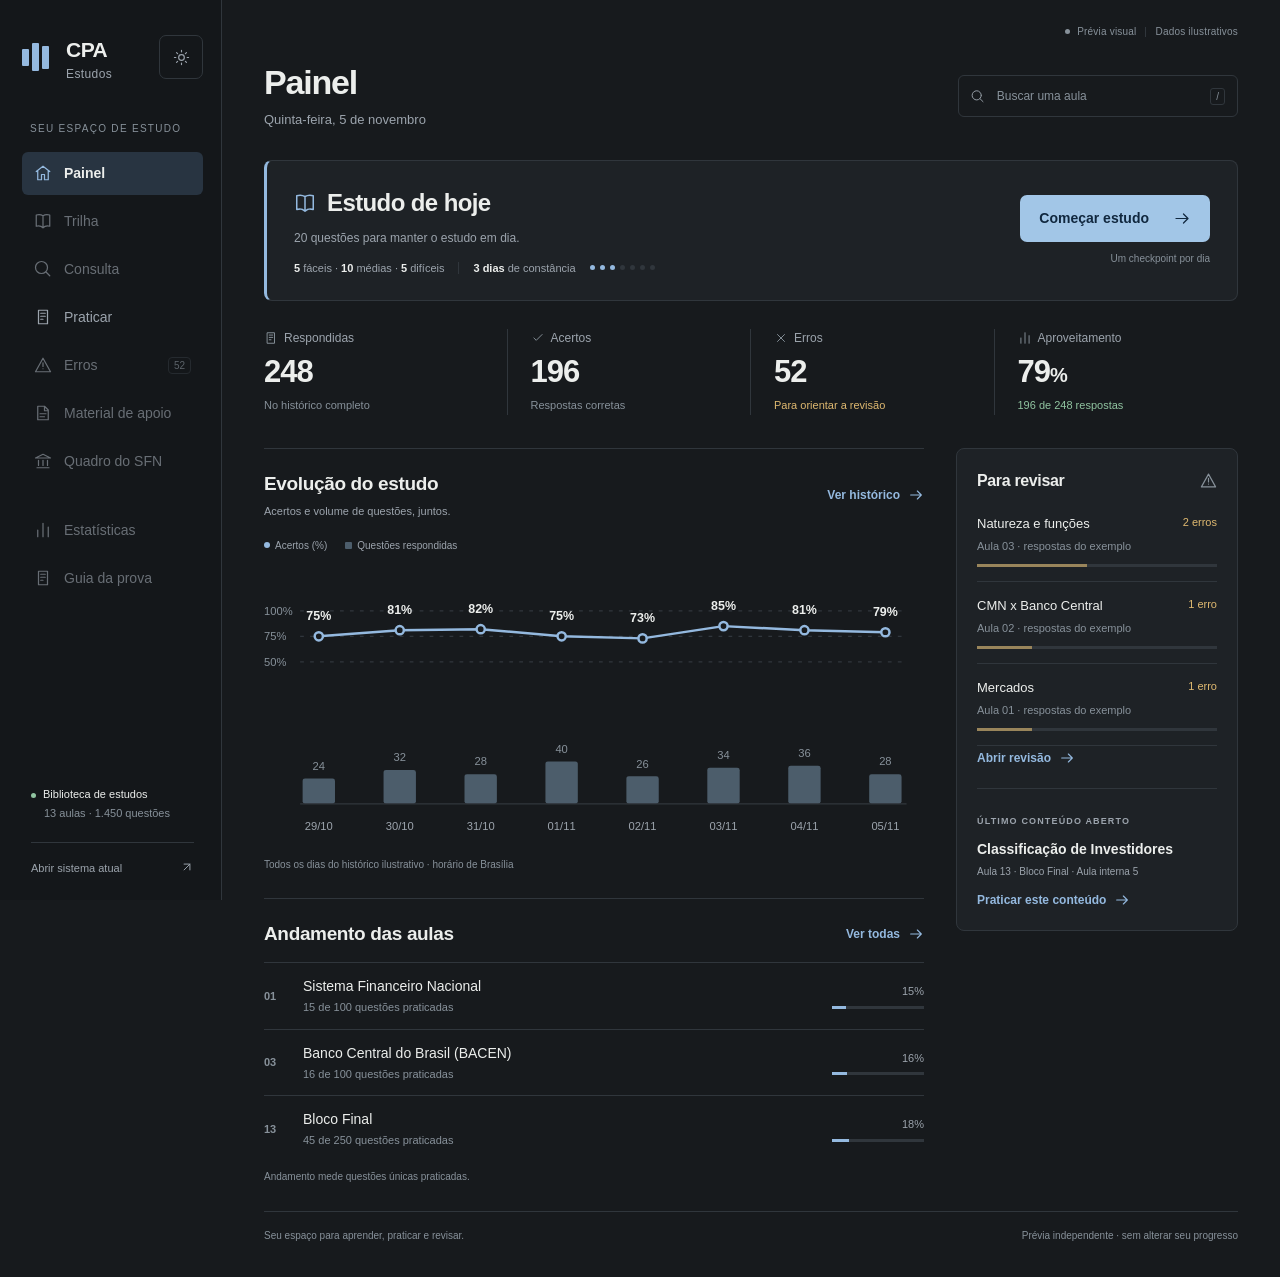
<file: previa-visual/index.html>
<!doctype html>
<html lang="pt-BR" data-theme="dark">
<head>
  <meta charset="utf-8">
  <meta name="viewport" content="width=device-width,initial-scale=1">
  <meta name="color-scheme" content="dark light">
  <title>CPA Estudos · Prévia visual</title>
  <link rel="stylesheet" href="preview.css">
  <script src="catalog.js" defer></script>
  <script src="preview.js" defer></script>
</head>
<body>
  <a class="skip-link" href="#main">Ir ao conteúdo</a>
  <aside class="sidebar" aria-label="Menu principal">
    <div class="brand-row">
      <a class="brand" href="?p=painel" aria-label="CPA Estudos, painel"><span class="brand-mark" aria-hidden="true"><i></i><i></i><i></i></span><span>CPA<span class="brand-sub">Estudos</span></span></a>
      <button class="icon-button theme-control" type="button" aria-label="Ativar tema claro" title="Alternar tema"></button>
    </div>
    <div class="nav-caption">Seu espaço de estudo</div>
    <nav class="main-nav"></nav>
    <div class="sidebar-bottom">
      <div class="library-status"><span class="status-dot"></span>Biblioteca de estudos<span>13 aulas · 1.450 questões</span></div>
      <a class="original-link" href="../" target="_blank" rel="noopener">Abrir sistema atual <svg class="icon" viewBox="0 0 24 24" aria-hidden="true" style="width:14px;height:14px"><path d="M7 17 17 7M7 7h10v10"/></svg></a>
    </div>
  </aside>
  <div class="drawer-shade" hidden></div>
  <main id="main" tabindex="-1">
    <div class="mobile-bar"><button class="icon-button menu-control" aria-label="Abrir menu" aria-expanded="false"></button><span>CPA <span class="muted">Estudos</span></span><button class="icon-button theme-control" aria-label="Ativar tema claro"></button></div>
    <div class="preview-caption"><span class="preview-indicator"></span>Prévia visual<span class="caption-divider"></span>Dados ilustrativos</div>
    <div id="page"></div>
  </main>
  <dialog id="session-dialog" aria-labelledby="dialog-title">
    <div class="dialog-top"><span class="eyebrow">Configuração da sessão</span><button class="icon-button close-dialog" aria-label="Fechar"></button></div>
    <h2 id="dialog-title">Sua sessão está preparada.</h2>
    <p class="muted">Esta demonstração permite avaliar a configuração. As questões e o histórico do sistema atual permanecem preservados.</p>
    <div id="session-summary"></div>
    <button class="primary close-dialog">Voltar à prévia <span aria-hidden="true">↗</span></button>
  </dialog>
  <div class="toast" role="status" aria-live="polite"></div>
</body>
</html>
</file>
<file: previa-visual/preview.css>
:root{color-scheme:dark;--bg:#171a1d;--surface:#1e2226;--raised:#252a30;--hover:#23282e;--fg:#eceeec;--muted:#9ca4ad;--quiet:#87919a;--line:#30363c;--accent:#94b9df;--accent-text:#11283f;--accent-soft:#283441;--primary:#a2c6e7;--primary-hover:#bdd7ec;--green:#91c5a1;--amber:#dfb970;--red:#de9994;--hard:#d49bb5;--bar:#4c5d6b;--sidebar:#14171a;--shadow:0 18px 70px #0004;--serif:Georgia,serif}
:root[data-theme=light]{color-scheme:light;--bg:#f7f7f3;--surface:#fff;--raised:#eeefeb;--hover:#eeefeb;--fg:#222c32;--muted:#626e78;--quiet:#69747e;--line:#dde1dc;--accent:#345f86;--accent-text:#fff;--accent-soft:#e8eef3;--primary:#305f86;--primary-hover:#244c70;--green:#347b50;--amber:#91600e;--red:#b44442;--hard:#a34470;--bar:#a7b5bd;--sidebar:#f0f1ec;--shadow:0 18px 70px #25303b16}
*{box-sizing:border-box}body{margin:0;background:var(--bg);color:var(--fg);font:14px/1.5 -apple-system,BlinkMacSystemFont,"Segoe UI",sans-serif;-webkit-font-smoothing:antialiased}button,input,a{-webkit-tap-highlight-color:transparent}button,input{font:inherit}button,a{touch-action:manipulation}button{cursor:pointer}button{color:inherit}a{color:inherit;text-decoration:none}button:disabled{cursor:not-allowed}button:focus-visible,a:focus-visible,input:focus-visible,summary:focus-visible,svg [tabindex]:focus-visible{outline:2px solid var(--accent);outline-offset:4px}button{border:0;background:none}button, a,input{transition:background-color .16s,color .16s,border-color .16s}button svg,a svg{flex-shrink:0}.icon{width:19px;height:19px;fill:none;stroke:currentColor;stroke-width:1.65;stroke-linecap:round;stroke-linejoin:round;vertical-align:middle}svg text{font-family:inherit}h1,h2,h3,p{margin:0}h1{font-size:34px;font-weight:620;letter-spacing:-1.2px;line-height:1.15}h2{font-size:19px;letter-spacing:-.35px;font-weight:600}h3{font-size:15px;font-weight:600}small{font-size:12px}.muted{color:var(--muted)}.eyebrow{font-size:11px;font-weight:600;letter-spacing:1.15px;text-transform:uppercase;color:var(--muted)}.link-button{padding:0;display:inline-flex;align-items:center;gap:8px;font-size:12px;font-weight:550;color:var(--accent);white-space:nowrap}.link-button:hover{color:var(--fg)}.link-button .icon{width:16px;height:16px}.primary{background:var(--primary);color:var(--accent-text);border-radius:7px;display:inline-flex;align-items:center;justify-content:center;gap:24px;padding:13px 19px;font-weight:650;min-height:46px;white-space:nowrap}.primary:hover{background:var(--primary-hover)}.primary .icon{width:18px}.primary:disabled{opacity:.4}.icon-button{width:38px;height:38px;display:inline-grid;place-items:center;border-radius:7px;color:var(--muted)}.icon-button:hover{background:var(--hover);color:var(--fg)}.skip-link{position:fixed;top:-100px;left:20px;background:var(--primary);color:var(--accent-text);z-index:99;padding:12px}.skip-link:focus{top:10px}.sidebar{position:fixed;inset:0 auto 0 0;width:222px;display:flex;flex-direction:column;padding:34px 18px 24px 22px;border-right:1px solid var(--line);background:var(--sidebar);z-index:30}.brand-row{display:flex;align-items:center;justify-content:space-between;margin-bottom:40px}.brand{display:flex;align-items:center;gap:12px;font-size:21px;font-weight:680;letter-spacing:-.5px}.brand-sub{font-size:12px;font-weight:450;letter-spacing:.4px;color:var(--muted);display:block;line-height:1.2;margin-top:1px}.brand-mark{width:32px;height:34px;display:flex;gap:3px;align-items:center}.brand-mark i{display:block;width:7px;background:var(--accent);border-radius:1px}.brand-mark i:nth-child(1){height:17px}.brand-mark i:nth-child(2){height:28px}.brand-mark i:nth-child(3){height:23px}.theme-control{border:1px solid var(--line);height:34px;width:34px}.theme-control .icon{width:17px}.nav-caption{font-size:10px;text-transform:uppercase;letter-spacing:1.3px;color:var(--quiet);margin:0 11px 16px 8px}.main-nav{display:grid;gap:5px}.nav-item{display:flex;width:100%;align-items:center;gap:12px;text-align:left;min-height:43px;padding:10px 12px;border-radius:6px;font-weight:450;color:var(--muted)}.nav-item:enabled:hover{color:var(--fg);background:var(--hover)}.nav-item.on{color:var(--fg);background:var(--accent-soft);font-weight:600}.nav-item.on .icon{color:var(--accent)}.nav-item:disabled{opacity:.62}.nav-item .icon{width:18px;height:18px}.nav-spacer{height:16px}.nav-label{flex:1}.nav-counter{font-size:10px;color:var(--quiet);border:1px solid var(--line);padding:0 5px;border-radius:4px}.sidebar-bottom{margin-top:auto;padding:28px 9px 0}.library-status{font-size:11px;line-height:1.7}.library-status>span:last-child{display:block;color:var(--quiet);padding-left:13px}.status-dot{display:inline-block;width:5px;height:5px;background:var(--green);border-radius:50%;margin-right:7px;vertical-align:middle}.original-link{border-top:1px solid var(--line);margin-top:19px;padding-top:17px;display:flex;justify-content:space-between;font-size:11px;color:var(--muted)}.original-link:hover{color:var(--accent)}main{margin-left:222px;padding:24px 42px 34px;max-width:1662px}.preview-caption{display:flex;justify-content:flex-end;align-items:center;gap:7px;color:var(--quiet);font-size:10px;letter-spacing:.2px;margin-bottom:24px}.preview-indicator{width:5px;height:5px;border-radius:50%;background:var(--quiet)}.caption-divider{height:10px;border-left:1px solid var(--line);margin:0 2px}.page-header{display:flex;justify-content:space-between;align-items:center;gap:24px;margin-bottom:30px}.page-header p{color:var(--muted);margin-top:8px;font-size:13px}.header-search-wrap{position:relative;width:280px}.input-box{display:flex;align-items:center;gap:10px;border:1px solid var(--line);padding:10px 12px;border-radius:6px;min-height:42px}.input-box .icon{width:17px;height:17px;color:var(--muted)}.input-box:focus-within{border-color:var(--accent)}.input-box input{background:none;border:0;outline:none;min-width:0;width:100%;color:var(--fg);font-size:12px}.input-box input::placeholder{color:var(--quiet)}.input-box input:focus-visible{outline:none}.search-hint{font-size:10px;border:1px solid var(--line);padding:0 5px;white-space:nowrap;border-radius:3px;color:var(--quiet)}.search-popover{position:absolute;top:49px;left:0;right:0;z-index:15;border:1px solid var(--line);background:var(--surface);border-radius:8px;padding:6px;box-shadow:var(--shadow)}.search-popover button{padding:10px;width:100%;text-align:left;display:block;border-radius:4px;font-size:12px}.search-popover button:hover{background:var(--hover)}.search-popover p{font-size:12px;padding:10px;color:var(--muted)}.daily{display:grid;grid-template-columns:1fr auto;align-items:center;gap:24px;background:var(--surface);border:1px solid var(--line);border-left:3px solid var(--accent);border-radius:8px;padding:24px 27px}.daily-title-row{display:flex;align-items:center;gap:11px}.daily-title-row .icon{color:var(--accent);width:22px;height:22px}.daily h2{font-size:24px;letter-spacing:-.6px}.daily-sub{color:var(--muted);font-size:12px;margin-top:8px}.daily-details{display:flex;align-items:center;gap:14px;margin-top:13px;font-size:11px;color:var(--muted)}.daily-details strong{color:var(--fg);font-weight:550}.detail-rule{height:12px;border-left:1px solid var(--line)}.day-dots{display:inline-flex;gap:5px}.day-dots i{width:5px;height:5px;border-radius:50%;background:var(--line)}.day-dots i.filled{background:var(--accent)}.daily-button-zone{text-align:right}.daily-button-zone small{display:block;color:var(--quiet);font-size:10px;margin-top:9px}.metrics{margin:28px 0 33px;display:grid;grid-template-columns:repeat(4,1fr);gap:0}.metric{padding:0 23px;border-right:1px solid var(--line)}.metric:first-child{padding-left:0}.metric:last-child{border:0;padding-right:0}.metric-label{display:flex;align-items:center;gap:6px;color:var(--muted);font-size:11px}.metric .icon{width:14px;height:14px;color:var(--quiet)}.metric strong{font-size:31px;line-height:1.15;letter-spacing:-1px;display:block;margin:7px 0 4px;font-weight:580;font-variant-numeric:tabular-nums}.metric small{font-size:10px;color:var(--quiet)}.metric .positive{color:var(--green)}.metric .pending{color:var(--amber)}.dashboard-grid{display:grid;grid-template-columns:minmax(0,1fr) 282px;gap:32px}.section-head{display:flex;justify-content:space-between;align-items:center;gap:14px;margin-bottom:14px}.section-head p{font-size:11px;color:var(--muted);margin-top:5px}.chart-section{border-top:1px solid var(--line);padding-top:21px}.chart-legend{display:flex;gap:18px;color:var(--muted);font-size:10px;margin:18px 0 8px}.legend-dot{display:inline-block;width:6px;height:6px;border-radius:50%;background:var(--accent);margin-right:5px;vertical-align:1px}.legend-bar{display:inline-block;width:7px;height:7px;background:var(--bar);margin-right:5px;vertical-align:0;border-radius:1px}.evolution-scroll{overflow:auto;scrollbar-width:thin;scrollbar-color:var(--line) transparent}.evolution-chart{width:100%;min-width:460px;height:auto;display:block;overflow:visible}.chart-grid{stroke:var(--line);stroke-dasharray:3 5}.chart-axis{fill:var(--quiet);font-size:9px}.chart-value{fill:var(--fg);font-size:10px;font-weight:550}.chart-date{fill:var(--muted);font-size:9px}.chart-line{stroke:var(--accent);stroke-width:2;fill:none;stroke-linejoin:round}.chart-point{fill:var(--bg);stroke:var(--accent);stroke-width:2}.volume-bar{fill:var(--bar);rx:2}.chart-note{font-size:10px;color:var(--quiet);margin-top:7px}.aside-panel{background:var(--surface);border:1px solid var(--line);border-radius:8px;padding:20px}.aside-panel h2{font-size:16px}.aside-panel .section-head{margin-bottom:7px}.aside-panel .section-head .icon{color:var(--quiet);width:17px}.review-item{padding:14px 0;border-bottom:1px solid var(--line)}.review-item:first-of-type{padding-top:12px}.review-item:last-of-type{border:0;padding-bottom:15px}.review-top{display:flex;align-items:flex-start;justify-content:space-between;gap:12px;font-size:12px;font-weight:500;line-height:1.5}.review-count{font-size:11px;color:var(--amber);white-space:nowrap;font-variant-numeric:tabular-nums}.review-item p{font-size:10px;color:var(--quiet);margin-top:5px}.review-track{height:3px;border-radius:0;background:var(--line);margin-top:9px;width:100%;overflow:hidden}.review-track i{display:block;height:100%;background:var(--amber);opacity:.6}.aside-panel .link-button{margin-top:3px}.continue-panel{margin-top:20px;border-top:1px solid var(--line);padding-top:20px}.continue-panel>.eyebrow{font-size:9px}.continue-panel h3{font-size:14px;line-height:1.45;margin:9px 0 5px}.continue-panel p{font-size:10px;color:var(--muted)}.continue-panel .link-button{margin-top:12px}.learning-section{margin-top:26px;padding-top:21px;border-top:1px solid var(--line)}.learning-row{display:grid;grid-template-columns:28px 1fr 92px;align-items:center;gap:11px;padding:13px 0;border-top:1px solid var(--line)}.learning-row:first-of-type{border-top:0}.lesson-number{font-size:11px;font-weight:550;color:var(--quiet);font-variant-numeric:tabular-nums}.learning-row-name{font-size:12px;font-weight:500}.learning-row-caption{font-size:10px;color:var(--quiet);margin-top:2px}.mini-track{background:var(--line);height:3px;margin-top:6px;overflow:hidden}.mini-track i{display:block;height:100%;background:var(--accent)}.learning-percent{text-align:right;font-size:11px;color:var(--muted);font-variant-numeric:tabular-nums}.page-foot{display:flex;align-items:center;justify-content:space-between;gap:12px;margin-top:27px;padding-top:16px;border-top:1px solid var(--line);font-size:10px;color:var(--quiet)}
/* Configuração: conteúdo em lista e uma única superfície de resumo. */
.practice-header{margin-bottom:29px}.practice-header-aside{font-size:11px;color:var(--muted);text-align:right}.practice-header-aside strong{display:block;font-size:14px;font-weight:550;color:var(--fg);margin-bottom:2px}.mode-tabs{display:grid;grid-template-columns:repeat(4,1fr);border-bottom:1px solid var(--line);gap:16px}.mode-tab{display:flex;align-items:center;justify-content:center;gap:9px;padding:13px 8px 15px;border-bottom:2px solid transparent;margin-bottom:-1px;color:var(--muted);font-size:13px;font-weight:500}.mode-tab .icon{width:17px;height:17px}.mode-tab:hover{color:var(--fg)}.mode-tab[aria-selected=true]{color:var(--accent);border-bottom-color:var(--accent)}.mode-description{margin:13px 0 28px;font-size:12px;color:var(--muted);min-height:18px}.mode-description .icon{width:14px;height:14px;margin-right:5px}.practice-grid{display:grid;grid-template-columns:minmax(0,1fr) 294px;gap:34px;align-items:start}.content-header{display:flex;align-items:center;justify-content:space-between;gap:12px}.content-header h2{font-size:19px}.selection-label{font-size:11px;color:var(--muted)}.lessons-search{margin-top:17px;margin-bottom:15px}.all-lessons-row{display:flex;align-items:center;gap:11px;padding:13px 0 16px;border-bottom:1px solid var(--line);font-size:12px;cursor:pointer}.all-lessons-row strong{font-weight:550}.all-lessons-row .muted{font-size:11px;margin-left:auto}.check{appearance:none;width:17px;height:17px;flex-shrink:0;margin:0;border:1px solid var(--quiet);border-radius:4px;background:transparent;cursor:pointer;display:inline-grid;place-content:center}.check:checked{background:var(--accent);border-color:var(--accent)}.check:checked:after{content:"";width:7px;height:4px;border-left:1.8px solid var(--accent-text);border-bottom:1.8px solid var(--accent-text);transform:rotate(-45deg) translateY(-1px)}.check:indeterminate:after{content:"";width:8px;height:1.5px;background:var(--accent);display:block}.lessons-list{max-height:526px;overflow:auto;scrollbar-width:thin;scrollbar-color:var(--line) transparent;padding-right:5px;margin-right:-5px}.lesson-row{display:grid;grid-template-columns:17px 24px minmax(0,1fr) auto 24px;gap:11px;align-items:center;min-height:58px;border-bottom:1px solid var(--line);padding:10px 0}.lesson-row.selected{background:transparent}.lesson-row .lesson-number{font-size:11px}.lesson-select{font-size:12px;line-height:1.45;text-align:left;padding:5px 0;font-weight:450}.lesson-select:hover{color:var(--accent)}.lesson-stock{font-size:10px;color:var(--quiet);font-variant-numeric:tabular-nums;white-space:nowrap}.lesson-row.selected .lesson-number{color:var(--accent)}.expand-lesson{width:24px;height:26px;display:grid;place-items:center;color:var(--muted);padding:0;border-radius:4px}.expand-lesson .icon{width:14px;height:14px;transition:transform .2s}.expand-lesson[aria-expanded=true] .icon{transform:rotate(90deg)}.expand-lesson:hover{background:var(--hover)}.unit-options{padding:5px 0 10px 28px;border-bottom:1px solid var(--line)}.unit-row{display:flex;align-items:center;gap:10px;font-size:11px;padding:8px 0;color:var(--muted);cursor:pointer}.unit-row .check{width:14px;height:14px}.unit-row small{margin-left:auto;font-size:10px;color:var(--quiet)}.list-foot{display:flex;align-items:center;justify-content:space-between;gap:10px;color:var(--quiet);font-size:10px;padding-top:12px}.list-foot .link-button{font-size:10px}.no-lessons{padding:32px 0;color:var(--muted);font-size:13px}.session-panel{position:sticky;top:28px;border:1px solid var(--line);background:var(--surface);border-radius:8px;padding:23px}.session-panel .eyebrow{font-size:10px;letter-spacing:1px}.session-panel h2{font-size:20px;margin-top:5px}.settings-group{border-bottom:1px solid var(--line);padding:23px 0}.settings-group h3{font-size:12px;font-weight:550;display:flex;align-items:center;justify-content:space-between;margin-bottom:12px}.settings-group h3 .icon{width:14px;height:14px;color:var(--quiet)}.settings-group p{font-size:10px;color:var(--quiet);margin-top:8px}.level-buttons{display:flex;gap:5px;flex-wrap:wrap}.level-choice{font-size:10px;border:1px solid var(--line);border-radius:5px;padding:7px 8px;min-height:32px;display:flex;align-items:center;justify-content:center;gap:5px;color:var(--muted)}.level-choice[aria-pressed=true]{border-color:var(--accent);background:var(--accent-soft);color:var(--fg)}.level-dot{width:5px;height:5px;border-radius:50%;display:inline-block}.level-0{background:var(--green)}.level-1{background:var(--amber)}.level-2{background:var(--red)}.level-3{background:var(--hard)}.history-buttons{display:grid;gap:9px}.history-choice{display:flex;align-items:center;gap:8px;text-align:left;padding:1px 0;color:var(--muted);font-size:11px;min-height:22px}.radio-indicator{width:13px;height:13px;border:1px solid var(--quiet);border-radius:50%;display:inline-grid;place-items:center}.history-choice[aria-pressed=true]{color:var(--fg)}.history-choice[aria-pressed=true] .radio-indicator{border-color:var(--accent)}.history-choice[aria-pressed=true] .radio-indicator:after{content:"";width:5px;height:5px;background:var(--accent);border-radius:50%}.quantity-buttons{display:grid;grid-template-columns:repeat(5,1fr);gap:5px}.quantity-choice{font-size:12px;color:var(--muted);border:1px solid var(--line);border-radius:5px;padding:7px 0;min-height:34px;font-variant-numeric:tabular-nums}.quantity-choice[aria-pressed=true]{background:var(--accent-soft);border-color:var(--accent);color:var(--fg)}.quantity-choice:disabled{opacity:.3}.session-plan{padding:18px 0}.session-plan-line{font-size:11px;display:flex;align-items:center;justify-content:space-between;color:var(--muted);margin-top:5px}.session-plan-line strong{color:var(--fg);font-weight:500}.session-total{display:flex;gap:9px;align-items:baseline;margin:2px 0 5px}.session-total strong{font-size:34px;letter-spacing:-1px;font-weight:580;line-height:1.2;font-variant-numeric:tabular-nums}.session-total span{font-size:12px;color:var(--muted)}.session-panel .primary{width:100%;justify-content:space-between;font-size:12px}.session-foot{font-size:9px;text-align:center;color:var(--quiet);margin-top:10px}.distribution{border-top:1px solid var(--line);margin-top:17px;padding-top:12px}.distribution summary{font-size:10px;color:var(--muted);cursor:pointer}.distribution-rows{margin-top:10px;display:grid;gap:7px}.distribution-row{display:flex;gap:9px;justify-content:space-between;font-size:10px;color:var(--muted)}.distribution-row span:last-child{color:var(--fg)}.study-quote{margin-top:19px;padding:0 7px;color:var(--quiet);font-size:11px;line-height:1.7;display:flex;gap:9px}.study-quote .icon{width:15px;height:15px;flex-shrink:0;margin-top:3px}.mobile-bar{display:none}.drawer-shade{position:fixed;inset:0;background:#0007;z-index:25}dialog{background:var(--surface);color:var(--fg);border:1px solid var(--line);border-radius:12px;padding:28px;max-width:460px;width:calc(100% - 36px);box-shadow:var(--shadow)}dialog::backdrop{background:#0008;backdrop-filter:blur(3px)}.dialog-top{display:flex;justify-content:space-between;align-items:center;margin-bottom:19px}dialog h2{font-size:24px;line-height:1.3;margin-bottom:12px}dialog p{font-size:13px;line-height:1.7}#session-summary{margin:20px 0;padding:16px 0;border-block:1px solid var(--line);font-size:12px;line-height:1.8}dialog>.primary{width:100%;justify-content:space-between}.toast{position:fixed;bottom:24px;left:50%;transform:translate(-50%,20px);opacity:0;pointer-events:none;padding:11px 18px;max-width:calc(100% - 32px);background:var(--fg);color:var(--bg);border-radius:7px;font-size:12px;z-index:100;transition:opacity .2s,transform .2s}.toast.on{opacity:1;transform:translate(-50%,0)}
@media(min-width:1662px){main{margin-right:auto;margin-left:auto;padding-left:264px;max-width:1662px}.sidebar{width:222px}}
@media(max-width:1250px){main{padding:22px 28px 30px}.dashboard-grid{gap:24px;grid-template-columns:minmax(0,1fr) 250px}.practice-grid{gap:25px;grid-template-columns:minmax(0,1fr) 270px}.session-panel{padding:20px}.level-choice{font-size:9px;padding:7px}.daily{padding:23px}.sidebar{width:202px;padding-left:18px}main{margin-left:202px}.nav-item{font-size:12px}.header-search-wrap{width:240px}.daily h2{font-size:23px}.lesson-stock{font-size:9px}.lesson-row{gap:9px}.level-buttons{gap:4px}}
@media(max-width:1050px){.dashboard-grid{grid-template-columns:minmax(0,1fr) 230px;gap:22px}.aside-panel{padding:17px}.header-search-wrap{width:210px}.metric{padding-inline:14px}.daily-details{gap:9px}.daily{gap:15px}.daily .primary{font-size:12px;padding:12px;gap:15px}.practice-grid{grid-template-columns:minmax(0,1fr) 240px;gap:22px}.session-panel{padding:17px}.lesson-stock{display:none}.lesson-row{grid-template-columns:17px 21px minmax(0,1fr) 24px}.level-choice{padding:6px}.sidebar{width:184px;padding-left:12px;padding-right:12px}main{margin-left:184px;padding-inline:24px}.nav-item{gap:9px}.brand{font-size:19px}.brand-row{padding-left:3px}.nav-caption{font-size:9px}.brand-mark{width:27px}.sidebar-bottom{padding-inline:8px}.library-status{font-size:10px}.chart-value{font-size:11px}}
@media(max-width:850px){.sidebar{transform:translateX(-100%);transition:transform .2s;width:230px;padding:27px 18px}.sidebar.open{transform:translateX(0)}main{margin-left:0;padding:17px 25px 30px}.mobile-bar{display:flex;align-items:center;justify-content:space-between;padding-bottom:17px;border-bottom:1px solid var(--line);margin-bottom:15px;font-size:15px;font-weight:650}.mobile-bar .theme-control{width:34px}.brand-row{margin-bottom:32px}.preview-caption{margin-bottom:22px;font-size:9px}.nav-item{font-size:13px}.sidebar .theme-control{visibility:hidden}.dashboard-grid{grid-template-columns:minmax(0,1fr) 252px}.practice-grid{grid-template-columns:minmax(0,1fr) 270px}.page-header{gap:18px}.header-search-wrap{width:240px}.lesson-stock{display:block}.lesson-row{grid-template-columns:17px 22px minmax(0,1fr) auto 24px}.level-choice{padding:7px 8px}.session-panel{padding:20px}.metrics{margin-bottom:28px}}
@media(max-width:640px){main{padding:15px 20px 30px}h1{font-size:29px}.page-header{margin-bottom:22px}.page-header p{font-size:12px}.header-search-wrap{display:none}.daily{display:block;padding:22px 20px}.daily h2{font-size:22px}.daily-details{gap:12px}.daily-button-zone{margin-top:20px;text-align:left;display:flex;align-items:center;gap:14px}.daily-button-zone small{margin:0;font-size:9px;max-width:95px}.daily .primary{font-size:12px;padding:11px 16px;gap:23px}.metrics{grid-template-columns:repeat(2,1fr);row-gap:22px;margin:27px 0}.metric{padding-left:18px;padding-right:0}.metric:first-child{padding-left:0}.metric:nth-child(2){border:0}.metric:nth-child(3){padding-left:0}.metric strong{font-size:29px}.dashboard-grid{display:flex;flex-direction:column;gap:27px}.dashboard-main{width:100%}.dashboard-aside{display:grid;grid-template-columns:minmax(0,1fr);width:100%}.chart-section{padding-top:20px}.chart-section .section-head{align-items:flex-start}.section-head h2{font-size:17px}.chart-legend{gap:13px}.chart-note{font-size:9px}.learning-section{margin-top:23px}.learning-row{padding:14px 0}.aside-panel{padding:20px}.continue-panel{margin-top:23px}.page-foot{font-size:9px;align-items:flex-start}.page-foot span:last-child{max-width:110px;text-align:right}.mode-tabs{gap:5px}.mode-tab{font-size:11px;padding:11px 2px;gap:5px}.mode-tab .icon{width:14px}.mode-description{font-size:11px;margin-bottom:23px;line-height:1.65;min-height:36px}.practice-header-aside{font-size:10px}.practice-header-aside strong{font-size:12px}.practice-grid{display:flex;flex-direction:column;gap:25px}.practice-content{width:100%}.session-side{width:100%}.session-panel{position:static;padding:22px}.lessons-list{max-height:370px}.lesson-row{min-height:55px;gap:8px}.lesson-select{font-size:11px}.lesson-stock{font-size:9px}.session-panel h2{font-size:21px}.settings-group{padding:19px 0}.settings-group h3{font-size:13px}.level-choice{font-size:12px;min-height:39px;padding:7px 12px}.level-buttons{gap:7px}.history-choice{font-size:12px;min-height:28px}.quantity-choice{font-size:13px;min-height:40px}.session-plan-line{font-size:12px}.session-total strong{font-size:36px}.session-panel .primary{min-height:48px;font-size:13px}.session-foot{font-size:10px}.list-foot{font-size:9px}.session-side>.study-quote{display:none}.practice-page .page-foot{margin-top:25px}.practice-header{align-items:flex-start}.preview-caption{font-size:9px}}
@media(prefers-reduced-motion:reduce){*{scroll-behavior:auto!important;transition:none!important}}

/* Texto principal confortável; informação secundária continua discreta. */
.nav-item{font-size:14px}.metric-label{font-size:12px}.metric small{font-size:11px}
.review-top{font-size:13px}.review-item p{font-size:11px}.learning-row-name{font-size:14px}.learning-row-caption{font-size:11px}
.lesson-select{font-size:14px}.lesson-stock{font-size:11px}.selection-label{font-size:12px}.all-lessons-row{font-size:13px}
.history-choice{font-size:12px}.settings-group h3{font-size:13px}.quantity-choice{font-size:13px}.session-panel .primary{font-size:13px}
.session-plan-line{font-size:12px}.level-buttons{display:grid;grid-template-columns:repeat(4,minmax(0,1fr))}.level-choice{font-size:11px;padding:7px 4px}.level-buttons:has(>span){display:flex}
.practice-header p,.mode-description{font-size:13px}.unit-row{font-size:12px}.session-panel .settings-wrap{min-width:0}
@media(min-width:641px) and (max-height:850px){
 .session-panel{display:flex;flex-direction:column;top:20px}
 .session-panel>.eyebrow{order:0}.session-panel>h2{order:0}
 .session-panel>.session-plan{order:1;padding-bottom:14px}
 .session-panel>.primary{order:2;flex-shrink:0}
 .session-panel>.session-foot{order:3}
 .session-panel>.settings-wrap{order:4;border-top:1px solid var(--line);margin-top:18px}
 .session-panel>.distribution{order:5}
 .session-panel .settings-group{padding:16px 0}
}
@media(max-width:1050px) and (min-width:851px){.nav-item{font-size:12px}.lesson-select{font-size:13px}.level-choice{font-size:10px}.session-plan-line{font-size:11px}}
@media(max-width:640px){.lesson-select{font-size:13px}.lesson-stock{font-size:10px}.level-choice{font-size:12px;padding:8px}.nav-item{font-size:14px}.mode-description{font-size:12px}.learning-row-name{font-size:13px}}

.theme-control,.mobile-bar .theme-control{width:44px;height:44px}
.level-choice.is-fixed{border-color:var(--accent);background:var(--accent-soft);color:var(--fg)}
</file>
